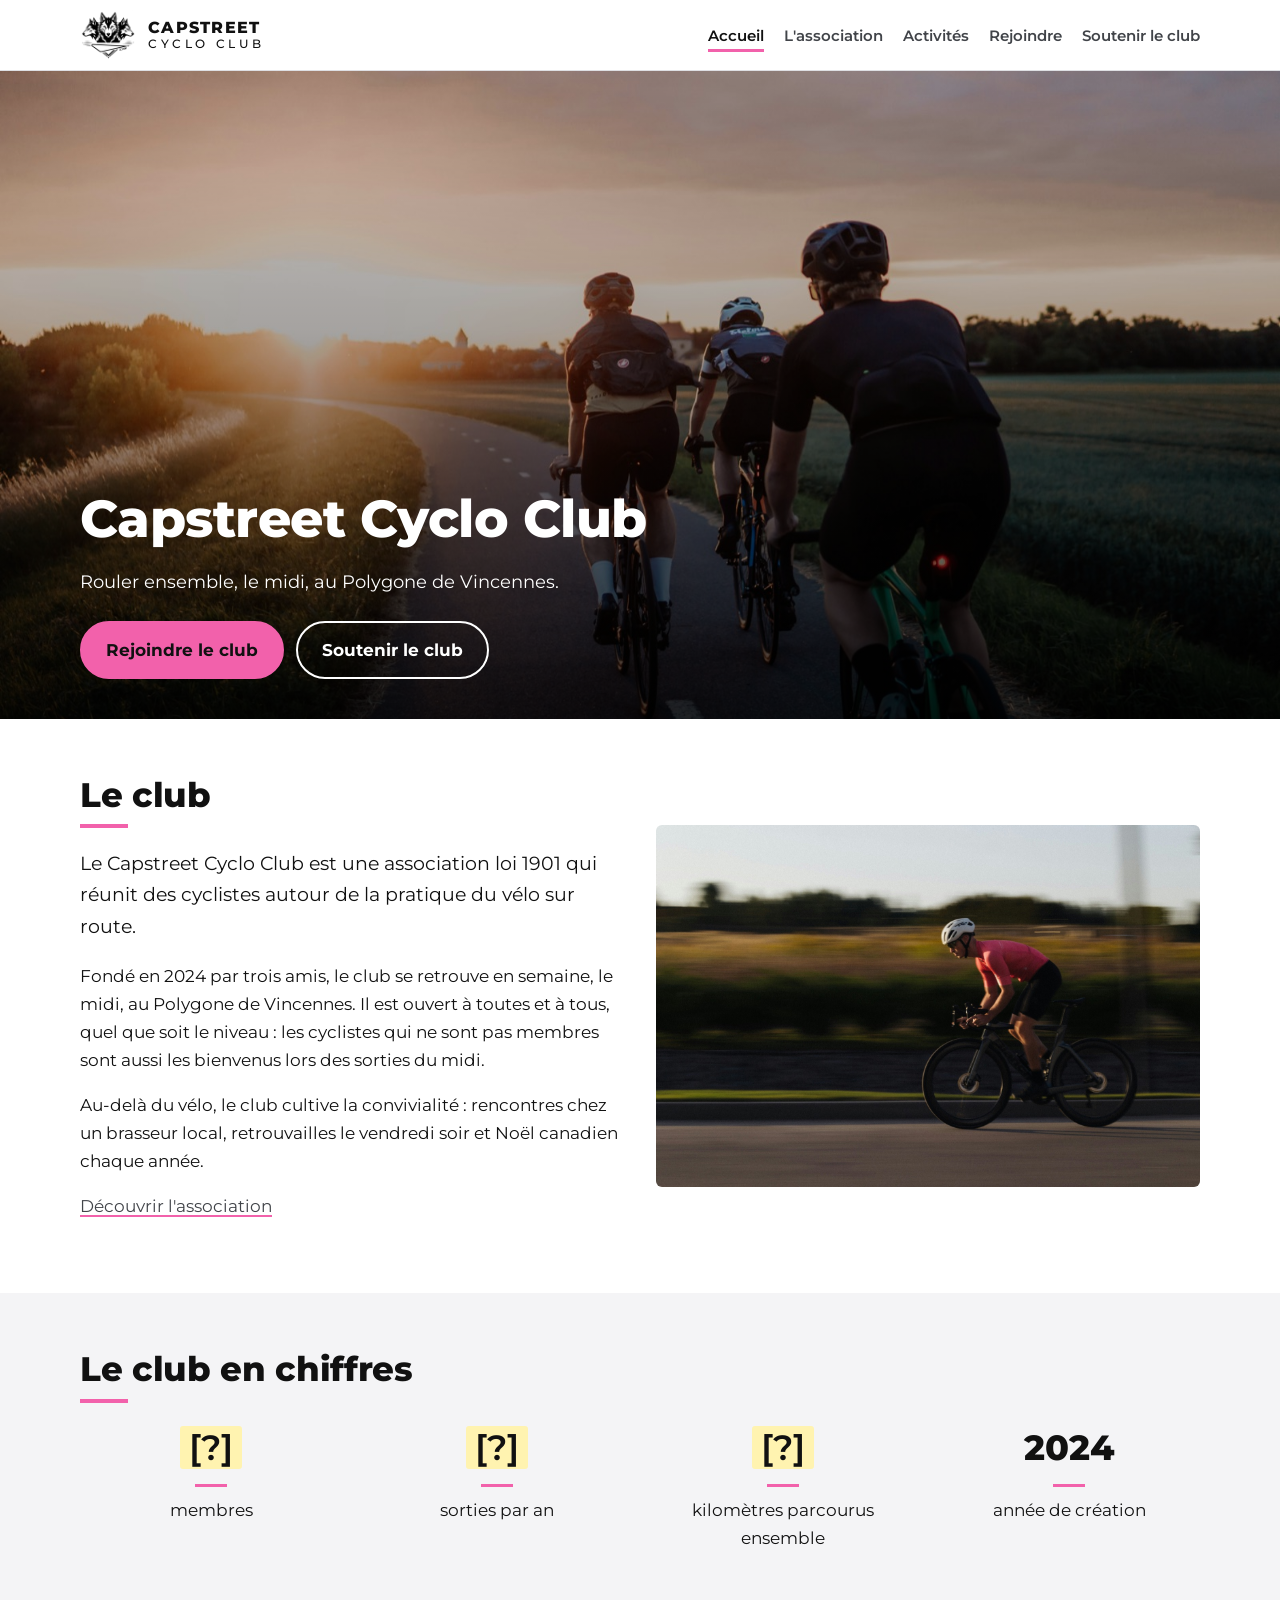
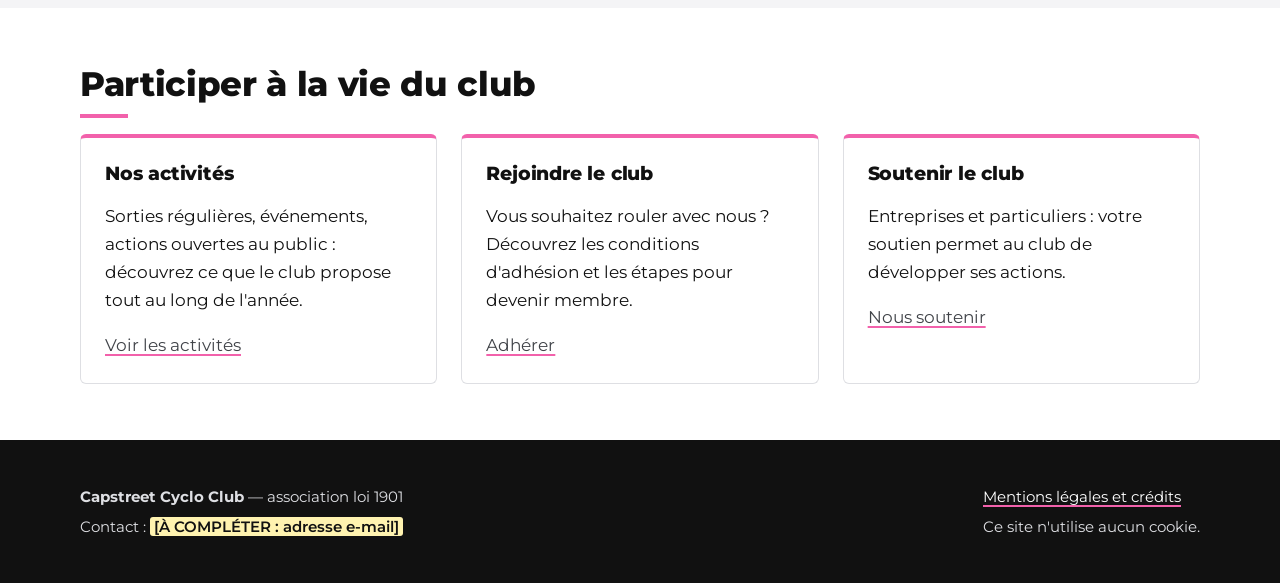
<file: index.html>
<!doctype html>
<html lang="fr">
<head>
  <meta charset="utf-8">
  <meta name="viewport" content="width=device-width, initial-scale=1">
  <title>Capstreet Cyclo Club</title>
  <meta name="description" content="Capstreet Cyclo Club, association de cyclisme sur route : sorties, activités et adhésion.">
  <link rel="icon" type="image/png" href="images/favicon.png">
  <link rel="stylesheet" href="css/style.css">
</head>
<body>
  <a class="lien-evitement" href="#contenu">Aller au contenu</a>

  <header class="entete">
    <div class="conteneur">
      <a class="marque" href="index.html">
        <img src="images/logo-240.png" alt="" width="56" height="51">
        <span>Capstreet<small>Cyclo Club</small></span>
      </a>
      <nav class="menu" aria-label="Menu principal">
        <ul>
          <li><a href="index.html" aria-current="page">Accueil</a></li>
          <li><a href="association.html">L'association</a></li>
          <li><a href="activites.html">Activités</a></li>
          <li><a href="rejoindre.html">Rejoindre</a></li>
          <li><a href="soutenir.html">Soutenir le club</a></li>
        </ul>
      </nav>
    </div>
  </header>

  <main id="contenu">
    <section class="bandeau bandeau--accueil" style="background-image: url('images/photos/accueil-hero.jpg')">
      <div class="conteneur">
        <h1>Capstreet Cyclo Club</h1>
        <p>Rouler ensemble, le midi, au Polygone de Vincennes.</p>
        <div class="boutons">
          <a class="bouton" href="rejoindre.html">Rejoindre le club</a>
          <a class="bouton bouton--contour" href="soutenir.html">Soutenir le club</a>
        </div>
      </div>
    </section>

    <section class="section">
      <div class="conteneur deux-colonnes">
        <div class="texte">
          <h2>Le club</h2>
          <p class="intro">Le Capstreet Cyclo Club est une association loi 1901 qui réunit des cyclistes autour de la pratique du vélo sur route.</p>
          <p>Fondé en 2024 par trois amis, le club se retrouve en semaine, le midi, au Polygone de Vincennes. Il est ouvert à toutes et à tous, quel que soit le niveau : les cyclistes qui ne sont pas membres sont aussi les bienvenus lors des sorties du midi.</p>
          <p>Au-delà du vélo, le club cultive la convivialité : rencontres chez un brasseur local, retrouvailles le vendredi soir et Noël canadien chaque année.</p>
          <p><a href="association.html">Découvrir l'association</a></p>
        </div>
        <img src="images/photos/accueil-allure.jpg" alt="Cycliste en maillot rose sur une route au soleil couchant." width="1600" height="1066" loading="lazy">
      </div>
    </section>

    <section class="section section--grise">
      <div class="conteneur">
        <h2>Le club en chiffres</h2>
        <div class="chiffres">
          <div class="chiffre"><strong><span class="a-completer">[?]</span></strong>membres</div>
          <div class="chiffre"><strong><span class="a-completer">[?]</span></strong>sorties par an</div>
          <div class="chiffre"><strong><span class="a-completer">[?]</span></strong>kilomètres parcourus ensemble</div>
          <div class="chiffre"><strong>2024</strong>année de création</div>
        </div>
      </div>
    </section>

    <section class="section">
      <div class="conteneur">
        <h2>Participer à la vie du club</h2>
        <div class="grille">
          <article class="carte">
            <h3>Nos activités</h3>
            <p>Sorties régulières, événements, actions ouvertes au public : découvrez ce que le club propose tout au long de l'année.</p>
            <p><a href="activites.html">Voir les activités</a></p>
          </article>
          <article class="carte">
            <h3>Rejoindre le club</h3>
            <p>Vous souhaitez rouler avec nous ? Découvrez les conditions d'adhésion et les étapes pour devenir membre.</p>
            <p><a href="rejoindre.html">Adhérer</a></p>
          </article>
          <article class="carte">
            <h3>Soutenir le club</h3>
            <p>Entreprises et particuliers : votre soutien permet au club de développer ses actions.</p>
            <p><a href="soutenir.html">Nous soutenir</a></p>
          </article>
        </div>
      </div>
    </section>
  </main>

  <footer class="pied">
    <div class="conteneur">
      <div>
        <p><strong>Capstreet Cyclo Club</strong> — association loi 1901</p>
        <p>Contact : <span class="a-completer">[À COMPLÉTER : adresse e-mail]</span></p>
      </div>
      <div>
        <p><a href="mentions-legales.html">Mentions légales et crédits</a></p>
        <p>Ce site n'utilise aucun cookie.</p>
      </div>
    </div>
  </footer>
</body>
</html>
</file>
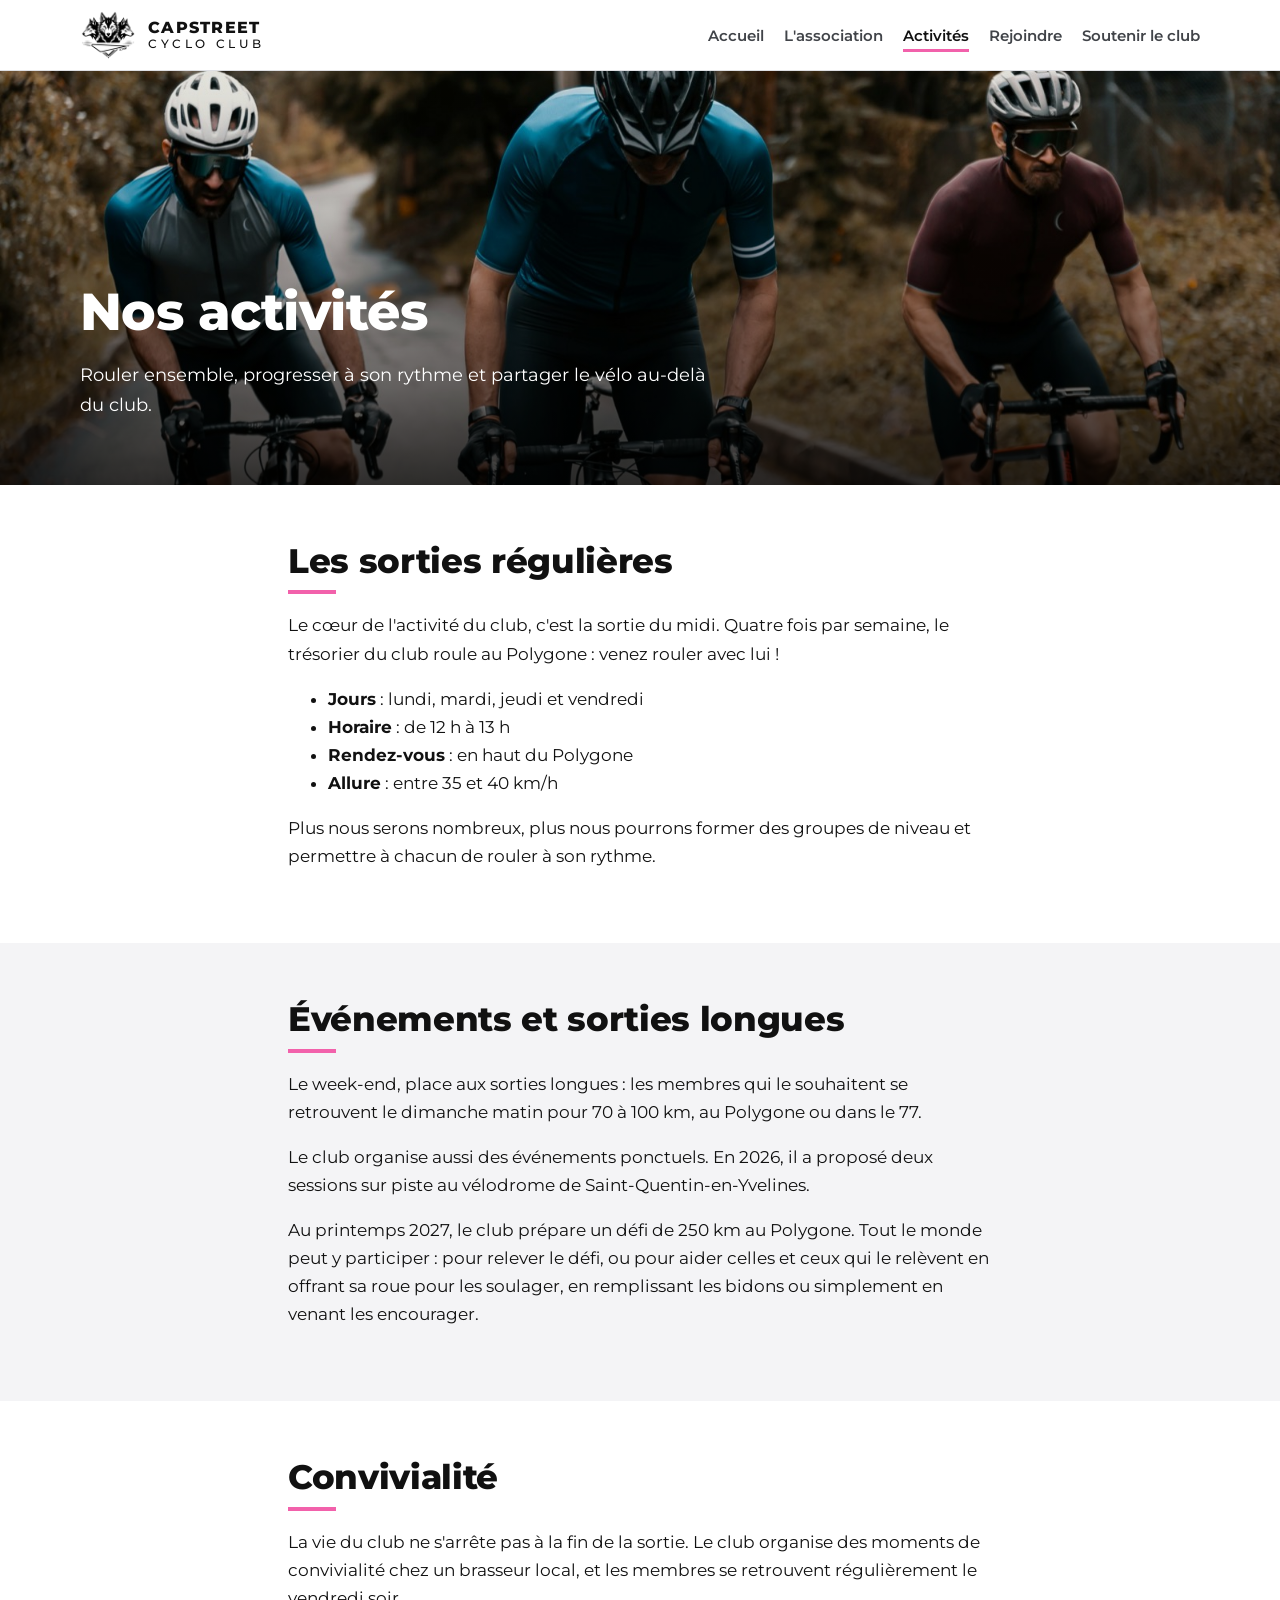
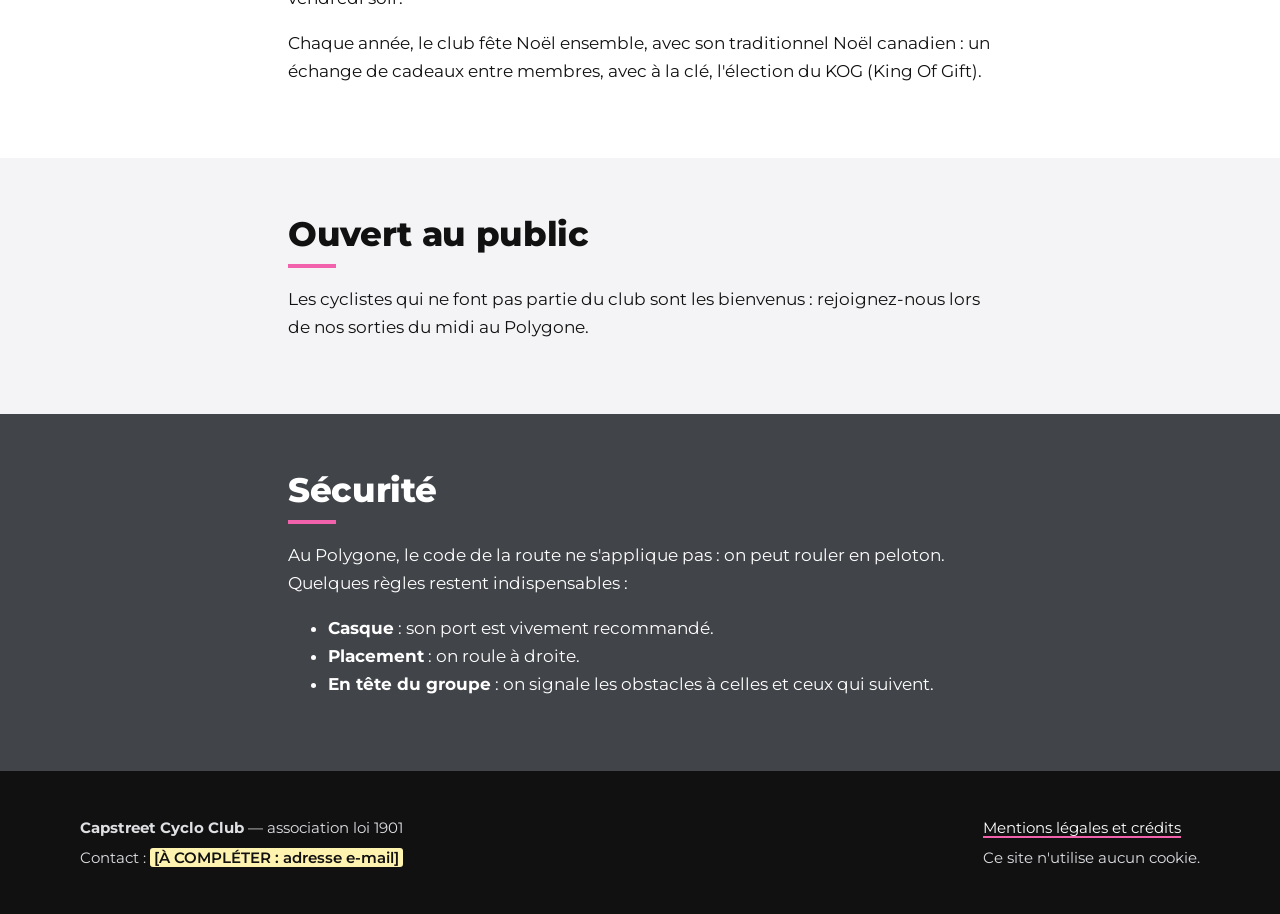
<file: activites.html>
<!doctype html>
<html lang="fr">
<head>
  <meta charset="utf-8">
  <meta name="viewport" content="width=device-width, initial-scale=1">
  <title>Activités — Capstreet Cyclo Club</title>
  <meta name="description" content="Sorties, événements et actions ouvertes au public du Capstreet Cyclo Club.">
  <link rel="icon" type="image/png" href="images/favicon.png">
  <link rel="stylesheet" href="css/style.css">
</head>
<body>
  <a class="lien-evitement" href="#contenu">Aller au contenu</a>

  <header class="entete">
    <div class="conteneur">
      <a class="marque" href="index.html">
        <img src="images/logo-240.png" alt="" width="56" height="51">
        <span>Capstreet<small>Cyclo Club</small></span>
      </a>
      <nav class="menu" aria-label="Menu principal">
        <ul>
          <li><a href="index.html">Accueil</a></li>
          <li><a href="association.html">L'association</a></li>
          <li><a href="activites.html" aria-current="page">Activités</a></li>
          <li><a href="rejoindre.html">Rejoindre</a></li>
          <li><a href="soutenir.html">Soutenir le club</a></li>
        </ul>
      </nav>
    </div>
  </header>

  <main id="contenu">
    <section class="bandeau" style="background-image: url('images/photos/activites.jpg')">
      <div class="conteneur">
        <h1>Nos activités</h1>
        <p>Rouler ensemble, progresser à son rythme et partager le vélo au-delà du club.</p>
      </div>
    </section>

    <section class="section">
      <div class="conteneur texte">
        <h2>Les sorties régulières</h2>
        <p>Le cœur de l'activité du club, c'est la sortie du midi. Quatre fois par semaine, le trésorier du club roule au Polygone : venez rouler avec lui !</p>
        <ul>
          <li><strong>Jours</strong> : lundi, mardi, jeudi et vendredi</li>
          <li><strong>Horaire</strong> : de 12 h à 13 h</li>
          <li><strong>Rendez-vous</strong> : en haut du Polygone</li>
          <li><strong>Allure</strong> : entre 35 et 40 km/h</li>
        </ul>
        <p>Plus nous serons nombreux, plus nous pourrons former des groupes de niveau et permettre à chacun de rouler à son rythme.</p>
      </div>
    </section>

    <section class="section section--grise">
      <div class="conteneur texte">
        <h2>Événements et sorties longues</h2>
        <p>Le week-end, place aux sorties longues : les membres qui le souhaitent se retrouvent le dimanche matin pour 70 à 100 km, au Polygone ou dans le 77.</p>
        <p>Le club organise aussi des événements ponctuels. En 2026, il a proposé deux sessions sur piste au vélodrome de Saint-Quentin-en-Yvelines.</p>
        <p>Au printemps 2027, le club prépare un défi de 250 km au Polygone. Tout le monde peut y participer : pour relever le défi, ou pour aider celles et ceux qui le relèvent en offrant sa roue pour les soulager, en remplissant les bidons ou simplement en venant les encourager.</p>
      </div>
    </section>

    <section class="section">
      <div class="conteneur texte">
        <h2>Convivialité</h2>
        <p>La vie du club ne s'arrête pas à la fin de la sortie. Le club organise des moments de convivialité chez un brasseur local, et les membres se retrouvent régulièrement le vendredi soir.</p>
        <p>Chaque année, le club fête Noël ensemble, avec son traditionnel Noël canadien : un échange de cadeaux entre membres, avec à la clé, l'élection du KOG (King Of Gift).</p>
      </div>
    </section>

    <section class="section section--grise">
      <div class="conteneur texte">
        <h2>Ouvert au public</h2>
        <p>Les cyclistes qui ne font pas partie du club sont les bienvenus : rejoignez-nous lors de nos sorties du midi au Polygone.</p>
      </div>
    </section>

    <section class="section section--sombre">
      <div class="conteneur texte">
        <h2>Sécurité</h2>
        <p>Au Polygone, le code de la route ne s'applique pas : on peut rouler en peloton. Quelques règles restent indispensables :</p>
        <ul>
          <li><strong>Casque</strong> : son port est vivement recommandé.</li>
          <li><strong>Placement</strong> : on roule à droite.</li>
          <li><strong>En tête du groupe</strong> : on signale les obstacles à celles et ceux qui suivent.</li>
        </ul>
      </div>
    </section>
  </main>

  <footer class="pied">
    <div class="conteneur">
      <div>
        <p><strong>Capstreet Cyclo Club</strong> — association loi 1901</p>
        <p>Contact : <span class="a-completer">[À COMPLÉTER : adresse e-mail]</span></p>
      </div>
      <div>
        <p><a href="mentions-legales.html">Mentions légales et crédits</a></p>
        <p>Ce site n'utilise aucun cookie.</p>
      </div>
    </div>
  </footer>
</body>
</html>
</file>
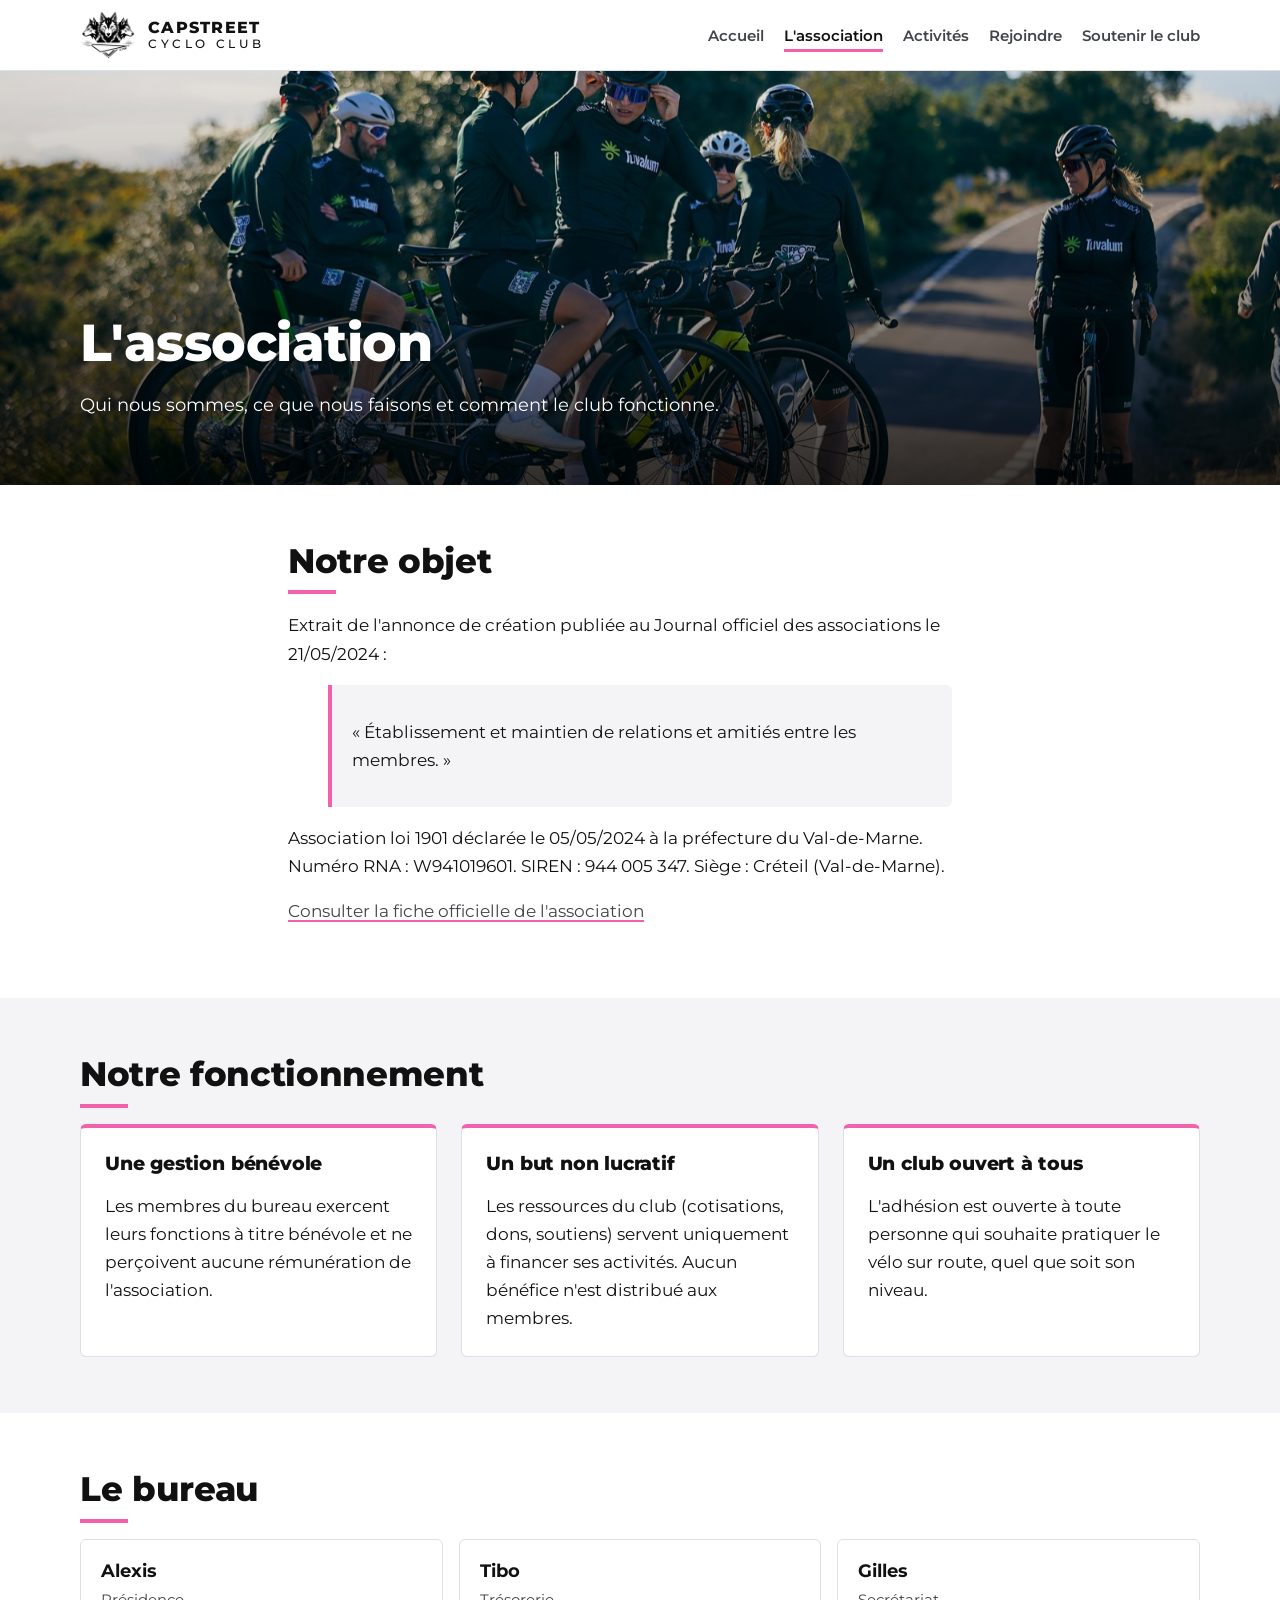
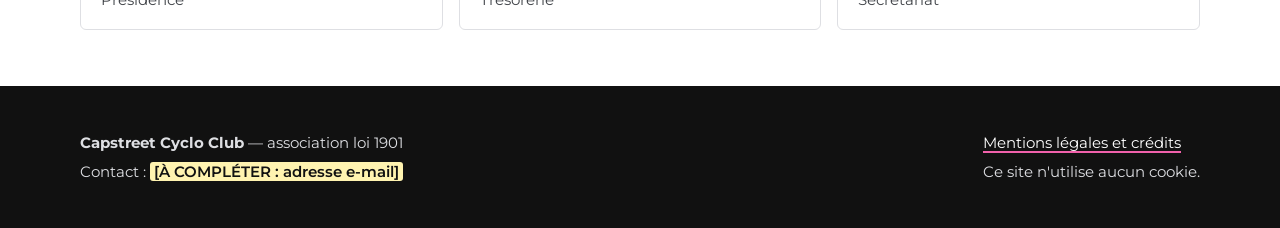
<file: association.html>
<!doctype html>
<html lang="fr">
<head>
  <meta charset="utf-8">
  <meta name="viewport" content="width=device-width, initial-scale=1">
  <title>L'association — Capstreet Cyclo Club</title>
  <meta name="description" content="Objet, fonctionnement et bureau de l'association Capstreet Cyclo Club.">
  <link rel="icon" type="image/png" href="images/favicon.png">
  <link rel="stylesheet" href="css/style.css">
</head>
<body>
  <a class="lien-evitement" href="#contenu">Aller au contenu</a>

  <header class="entete">
    <div class="conteneur">
      <a class="marque" href="index.html">
        <img src="images/logo-240.png" alt="" width="56" height="51">
        <span>Capstreet<small>Cyclo Club</small></span>
      </a>
      <nav class="menu" aria-label="Menu principal">
        <ul>
          <li><a href="index.html">Accueil</a></li>
          <li><a href="association.html" aria-current="page">L'association</a></li>
          <li><a href="activites.html">Activités</a></li>
          <li><a href="rejoindre.html">Rejoindre</a></li>
          <li><a href="soutenir.html">Soutenir le club</a></li>
        </ul>
      </nav>
    </div>
  </header>

  <main id="contenu">
    <section class="bandeau" style="background-image: url('images/photos/association.jpg')">
      <div class="conteneur">
        <h1>L'association</h1>
        <p>Qui nous sommes, ce que nous faisons et comment le club fonctionne.</p>
      </div>
    </section>

    <section class="section">
      <div class="conteneur texte">
        <h2>Notre objet</h2>
        <p>Extrait de l'annonce de création publiée au Journal officiel des associations le 21/05/2024 :</p>
        <blockquote class="encadre">
          <p>« Établissement et maintien de relations et amitiés entre les membres. »</p>
        </blockquote>
        <p>Association loi 1901 déclarée le 05/05/2024 à la préfecture du Val-de-Marne. Numéro RNA : W941019601. SIREN : 944 005 347. Siège : Créteil (Val-de-Marne).</p>
        <p><a href="https://annuaire-entreprises.data.gouv.fr/entreprise/944005347">Consulter la fiche officielle de l'association</a></p>
      </div>
    </section>

    <section class="section section--grise">
      <div class="conteneur">
        <h2>Notre fonctionnement</h2>
        <div class="grille">
          <article class="carte">
            <h3>Une gestion bénévole</h3>
            <p>Les membres du bureau exercent leurs fonctions à titre bénévole et ne perçoivent aucune rémunération de l'association.</p>
          </article>
          <article class="carte">
            <h3>Un but non lucratif</h3>
            <p>Les ressources du club (cotisations, dons, soutiens) servent uniquement à financer ses activités. Aucun bénéfice n'est distribué aux membres.</p>
          </article>
          <article class="carte">
            <h3>Un club ouvert à tous</h3>
            <p>L'adhésion est ouverte à toute personne qui souhaite pratiquer le vélo sur route, quel que soit son niveau.</p>
          </article>
        </div>
      </div>
    </section>

    <section class="section">
      <div class="conteneur">
        <h2>Le bureau</h2>
        <ul class="bureau">
          <li><strong>Alexis</strong><span>Présidence</span></li>
          <li><strong>Tibo</strong><span>Trésorerie</span></li>
          <li><strong>Gilles</strong><span>Secrétariat</span></li>
        </ul>
      </div>
    </section>
  </main>

  <footer class="pied">
    <div class="conteneur">
      <div>
        <p><strong>Capstreet Cyclo Club</strong> — association loi 1901</p>
        <p>Contact : <span class="a-completer">[À COMPLÉTER : adresse e-mail]</span></p>
      </div>
      <div>
        <p><a href="mentions-legales.html">Mentions légales et crédits</a></p>
        <p>Ce site n'utilise aucun cookie.</p>
      </div>
    </div>
  </footer>
</body>
</html>
</file>
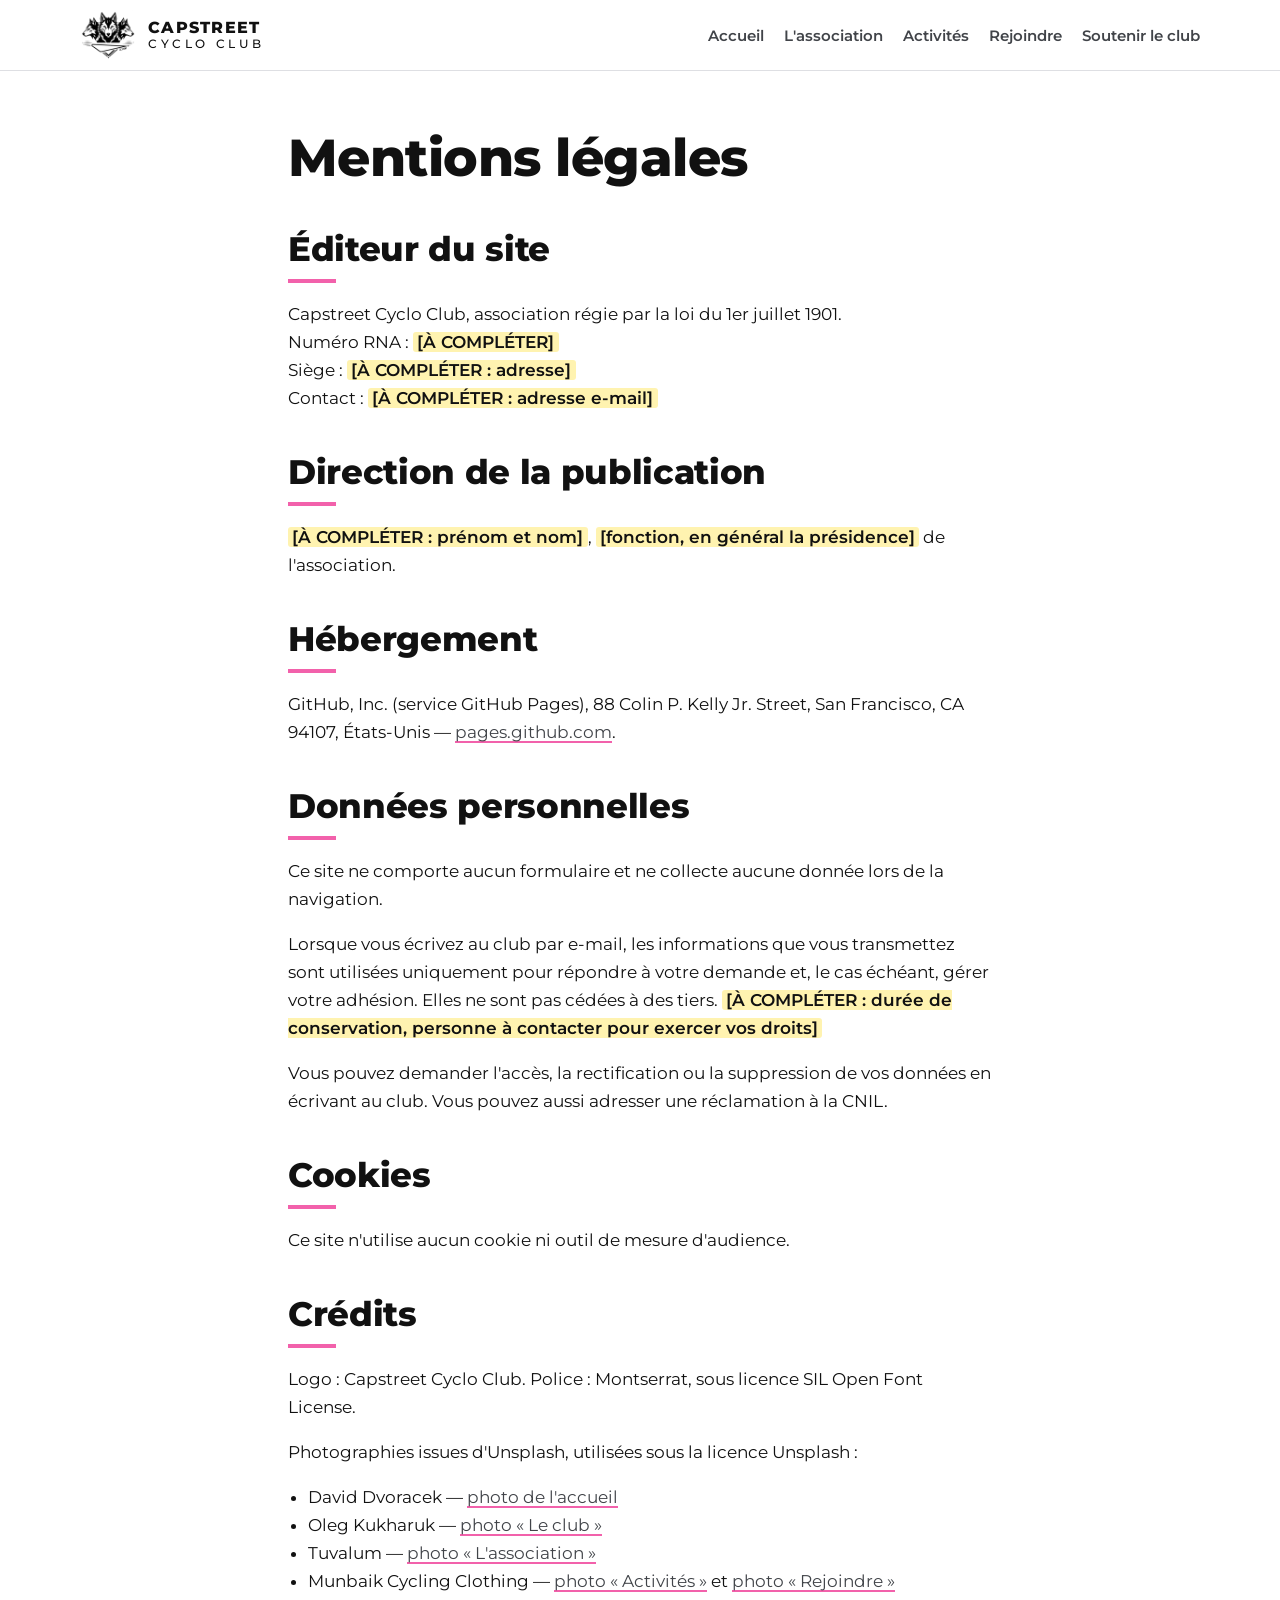
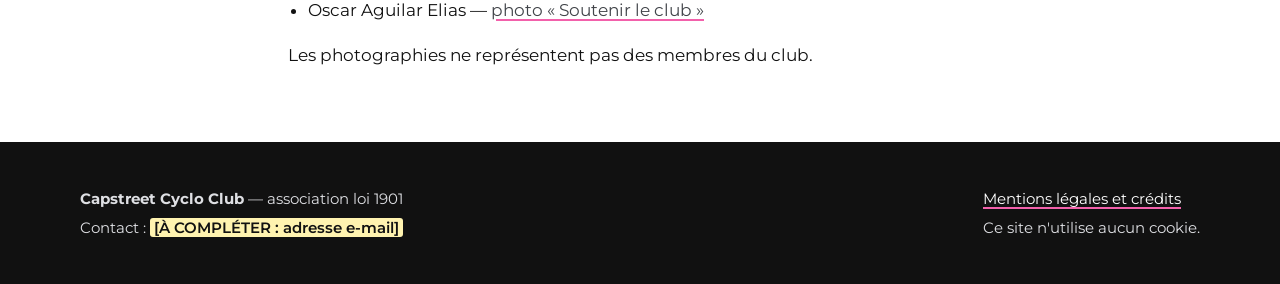
<file: mentions-legales.html>
<!doctype html>
<html lang="fr">
<head>
  <meta charset="utf-8">
  <meta name="viewport" content="width=device-width, initial-scale=1">
  <title>Mentions légales — Capstreet Cyclo Club</title>
  <meta name="description" content="Mentions légales, données personnelles et crédits du site du Capstreet Cyclo Club.">
  <link rel="icon" type="image/png" href="images/favicon.png">
  <link rel="stylesheet" href="css/style.css">
</head>
<body>
  <a class="lien-evitement" href="#contenu">Aller au contenu</a>

  <header class="entete">
    <div class="conteneur">
      <a class="marque" href="index.html">
        <img src="images/logo-240.png" alt="" width="56" height="51">
        <span>Capstreet<small>Cyclo Club</small></span>
      </a>
      <nav class="menu" aria-label="Menu principal">
        <ul>
          <li><a href="index.html">Accueil</a></li>
          <li><a href="association.html">L'association</a></li>
          <li><a href="activites.html">Activités</a></li>
          <li><a href="rejoindre.html">Rejoindre</a></li>
          <li><a href="soutenir.html">Soutenir le club</a></li>
        </ul>
      </nav>
    </div>
  </header>

  <main id="contenu" class="section mentions">
    <div class="conteneur texte">
      <h1>Mentions légales</h1>

      <h2>Éditeur du site</h2>
      <p>Capstreet Cyclo Club, association régie par la loi du 1er juillet 1901.<br>
        Numéro RNA : <span class="a-completer">[À COMPLÉTER]</span><br>
        Siège : <span class="a-completer">[À COMPLÉTER : adresse]</span><br>
        Contact : <span class="a-completer">[À COMPLÉTER : adresse e-mail]</span></p>

      <h2>Direction de la publication</h2>
      <p><span class="a-completer">[À COMPLÉTER : prénom et nom]</span>, <span class="a-completer">[fonction, en général la présidence]</span> de l'association.</p>

      <h2>Hébergement</h2>
      <p>GitHub, Inc. (service GitHub Pages), 88 Colin P. Kelly Jr. Street, San Francisco, CA 94107, États-Unis — <a href="https://pages.github.com/">pages.github.com</a>.</p>

      <h2>Données personnelles</h2>
      <p>Ce site ne comporte aucun formulaire et ne collecte aucune donnée lors de la navigation.</p>
      <p>Lorsque vous écrivez au club par e-mail, les informations que vous transmettez sont utilisées uniquement pour répondre à votre demande et, le cas échéant, gérer votre adhésion. Elles ne sont pas cédées à des tiers. <span class="a-completer">[À COMPLÉTER : durée de conservation, personne à contacter pour exercer vos droits]</span></p>
      <p>Vous pouvez demander l'accès, la rectification ou la suppression de vos données en écrivant au club. Vous pouvez aussi adresser une réclamation à la CNIL.</p>

      <h2>Cookies</h2>
      <p>Ce site n'utilise aucun cookie ni outil de mesure d'audience.</p>

      <h2>Crédits</h2>
      <p>Logo : Capstreet Cyclo Club. Police : Montserrat, sous licence SIL Open Font License.</p>
      <p>Photographies issues d'Unsplash, utilisées sous la licence Unsplash :</p>
      <ul class="credits">
        <li>David Dvoracek — <a href="https://unsplash.com/photos/dsIyg_6406g">photo de l'accueil</a></li>
        <li>Oleg Kukharuk — <a href="https://unsplash.com/photos/0rxDs3qH9Pc">photo « Le club »</a></li>
        <li>Tuvalum — <a href="https://unsplash.com/photos/yu79Q2BpU58">photo « L'association »</a></li>
        <li>Munbaik Cycling Clothing — <a href="https://unsplash.com/photos/Bpx7dUt8ni8">photo « Activités »</a> et <a href="https://unsplash.com/photos/VETE8LQKBN8">photo « Rejoindre »</a></li>
        <li>Oscar Aguilar Elias — <a href="https://unsplash.com/photos/B5p9If-Xic8">photo « Soutenir le club »</a></li>
      </ul>
      <p>Les photographies ne représentent pas des membres du club.</p>
    </div>
  </main>

  <footer class="pied">
    <div class="conteneur">
      <div>
        <p><strong>Capstreet Cyclo Club</strong> — association loi 1901</p>
        <p>Contact : <span class="a-completer">[À COMPLÉTER : adresse e-mail]</span></p>
      </div>
      <div>
        <p><a href="mentions-legales.html" aria-current="page">Mentions légales et crédits</a></p>
        <p>Ce site n'utilise aucun cookie.</p>
      </div>
    </div>
  </footer>
</body>
</html>
</file>
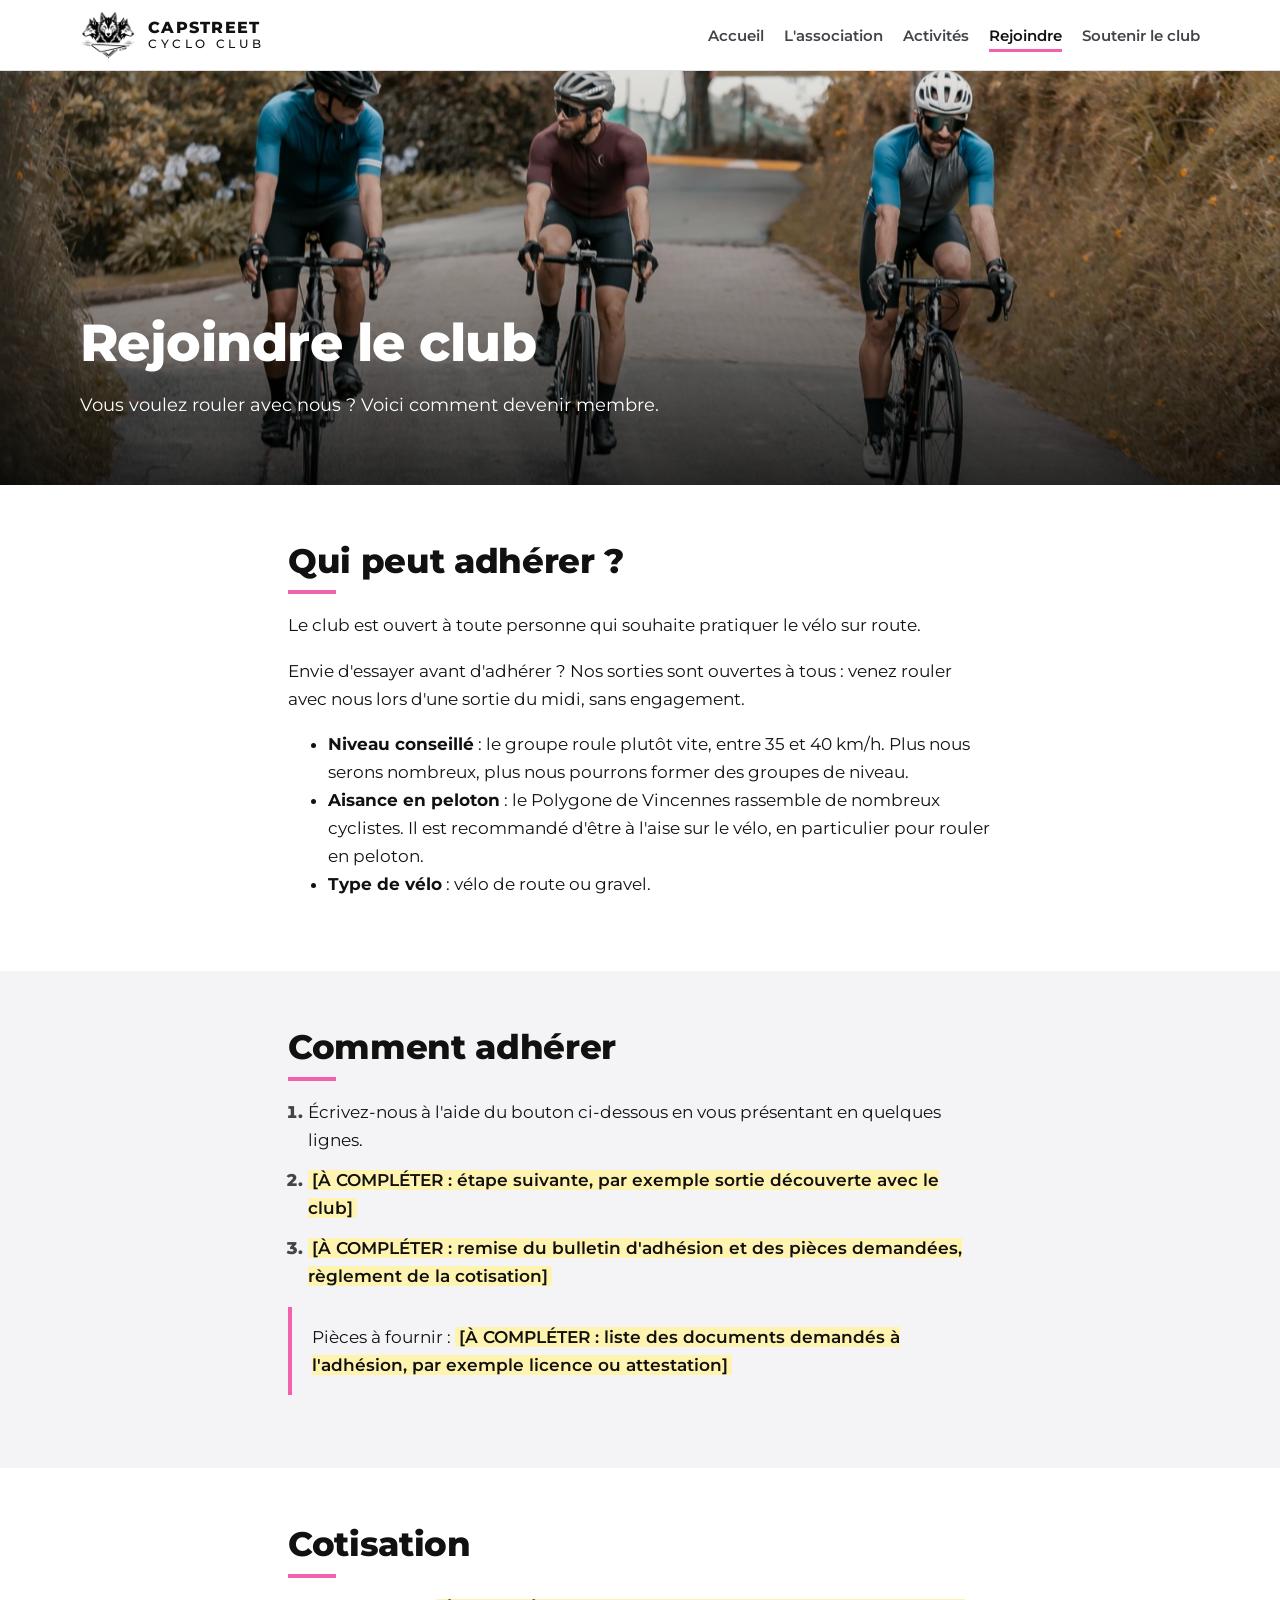
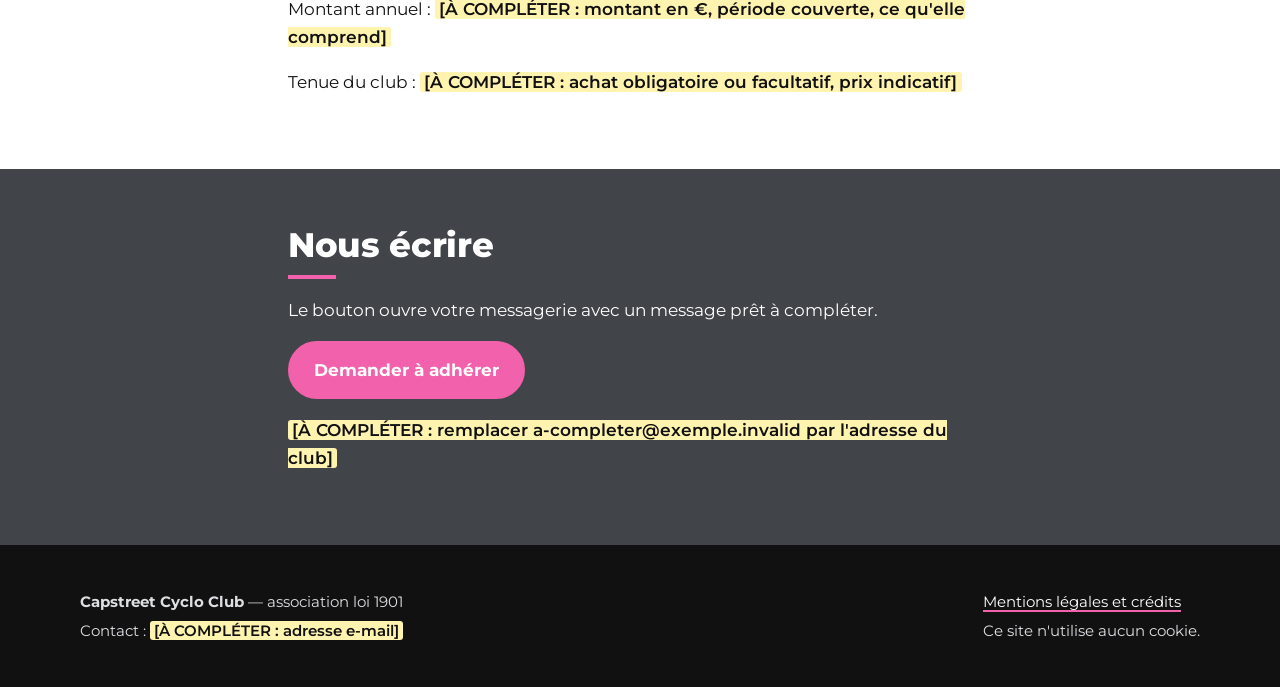
<file: rejoindre.html>
<!doctype html>
<html lang="fr">
<head>
  <meta charset="utf-8">
  <meta name="viewport" content="width=device-width, initial-scale=1">
  <title>Rejoindre — Capstreet Cyclo Club</title>
  <meta name="description" content="Conditions et étapes pour adhérer au Capstreet Cyclo Club.">
  <link rel="icon" type="image/png" href="images/favicon.png">
  <link rel="stylesheet" href="css/style.css">
</head>
<body>
  <a class="lien-evitement" href="#contenu">Aller au contenu</a>

  <header class="entete">
    <div class="conteneur">
      <a class="marque" href="index.html">
        <img src="images/logo-240.png" alt="" width="56" height="51">
        <span>Capstreet<small>Cyclo Club</small></span>
      </a>
      <nav class="menu" aria-label="Menu principal">
        <ul>
          <li><a href="index.html">Accueil</a></li>
          <li><a href="association.html">L'association</a></li>
          <li><a href="activites.html">Activités</a></li>
          <li><a href="rejoindre.html" aria-current="page">Rejoindre</a></li>
          <li><a href="soutenir.html">Soutenir le club</a></li>
        </ul>
      </nav>
    </div>
  </header>

  <main id="contenu">
    <section class="bandeau" style="background-image: url('images/photos/rejoindre.jpg')">
      <div class="conteneur">
        <h1>Rejoindre le club</h1>
        <p>Vous voulez rouler avec nous ? Voici comment devenir membre.</p>
      </div>
    </section>

    <section class="section">
      <div class="conteneur texte">
        <h2>Qui peut adhérer ?</h2>
        <p>Le club est ouvert à toute personne qui souhaite pratiquer le vélo sur route.</p>
        <p>Envie d'essayer avant d'adhérer ? Nos sorties sont ouvertes à tous : venez rouler avec nous lors d'une sortie du midi, sans engagement.</p>
        <ul>
          <li><strong>Niveau conseillé</strong> : le groupe roule plutôt vite, entre 35 et 40 km/h. Plus nous serons nombreux, plus nous pourrons former des groupes de niveau.</li>
          <li><strong>Aisance en peloton</strong> : le Polygone de Vincennes rassemble de nombreux cyclistes. Il est recommandé d'être à l'aise sur le vélo, en particulier pour rouler en peloton.</li>
          <li><strong>Type de vélo</strong> : vélo de route ou gravel.</li>
        </ul>
      </div>
    </section>

    <section class="section section--grise">
      <div class="conteneur texte">
        <h2>Comment adhérer</h2>
        <ol class="etapes">
          <li>Écrivez-nous à l'aide du bouton ci-dessous en vous présentant en quelques lignes.</li>
          <li><span class="a-completer">[À COMPLÉTER : étape suivante, par exemple sortie découverte avec le club]</span></li>
          <li><span class="a-completer">[À COMPLÉTER : remise du bulletin d'adhésion et des pièces demandées, règlement de la cotisation]</span></li>
        </ol>
        <p class="encadre">Pièces à fournir : <span class="a-completer">[À COMPLÉTER : liste des documents demandés à l'adhésion, par exemple licence ou attestation]</span></p>
      </div>
    </section>

    <section class="section">
      <div class="conteneur texte">
        <h2>Cotisation</h2>
        <p>Montant annuel : <span class="a-completer">[À COMPLÉTER : montant en €, période couverte, ce qu'elle comprend]</span></p>
        <p>Tenue du club : <span class="a-completer">[À COMPLÉTER : achat obligatoire ou facultatif, prix indicatif]</span></p>
      </div>
    </section>

    <section class="section section--sombre">
      <div class="conteneur texte">
        <h2>Nous écrire</h2>
        <p>Le bouton ouvre votre messagerie avec un message prêt à compléter.</p>
        <p><a class="bouton" href="mailto:a-completer@exemple.invalid?subject=Demande%20d%27adh%C3%A9sion&amp;body=Bonjour%2C%0D%0A%0D%0AJe%20souhaite%20adh%C3%A9rer%20au%20Capstreet%20Cyclo%20Club.%0D%0A%0D%0ANom%20et%20pr%C3%A9nom%20%3A%0D%0ANiveau%20et%20pratique%20actuelle%20%3A%0D%0AComment%20j%27ai%20connu%20le%20club%20%3A%0D%0A%0D%0ACordialement">Demander à adhérer</a></p>
        <p><span class="a-completer">[À COMPLÉTER : remplacer a-completer@exemple.invalid par l'adresse du club]</span></p>
      </div>
    </section>
  </main>

  <footer class="pied">
    <div class="conteneur">
      <div>
        <p><strong>Capstreet Cyclo Club</strong> — association loi 1901</p>
        <p>Contact : <span class="a-completer">[À COMPLÉTER : adresse e-mail]</span></p>
      </div>
      <div>
        <p><a href="mentions-legales.html">Mentions légales et crédits</a></p>
        <p>Ce site n'utilise aucun cookie.</p>
      </div>
    </div>
  </footer>
</body>
</html>
</file>
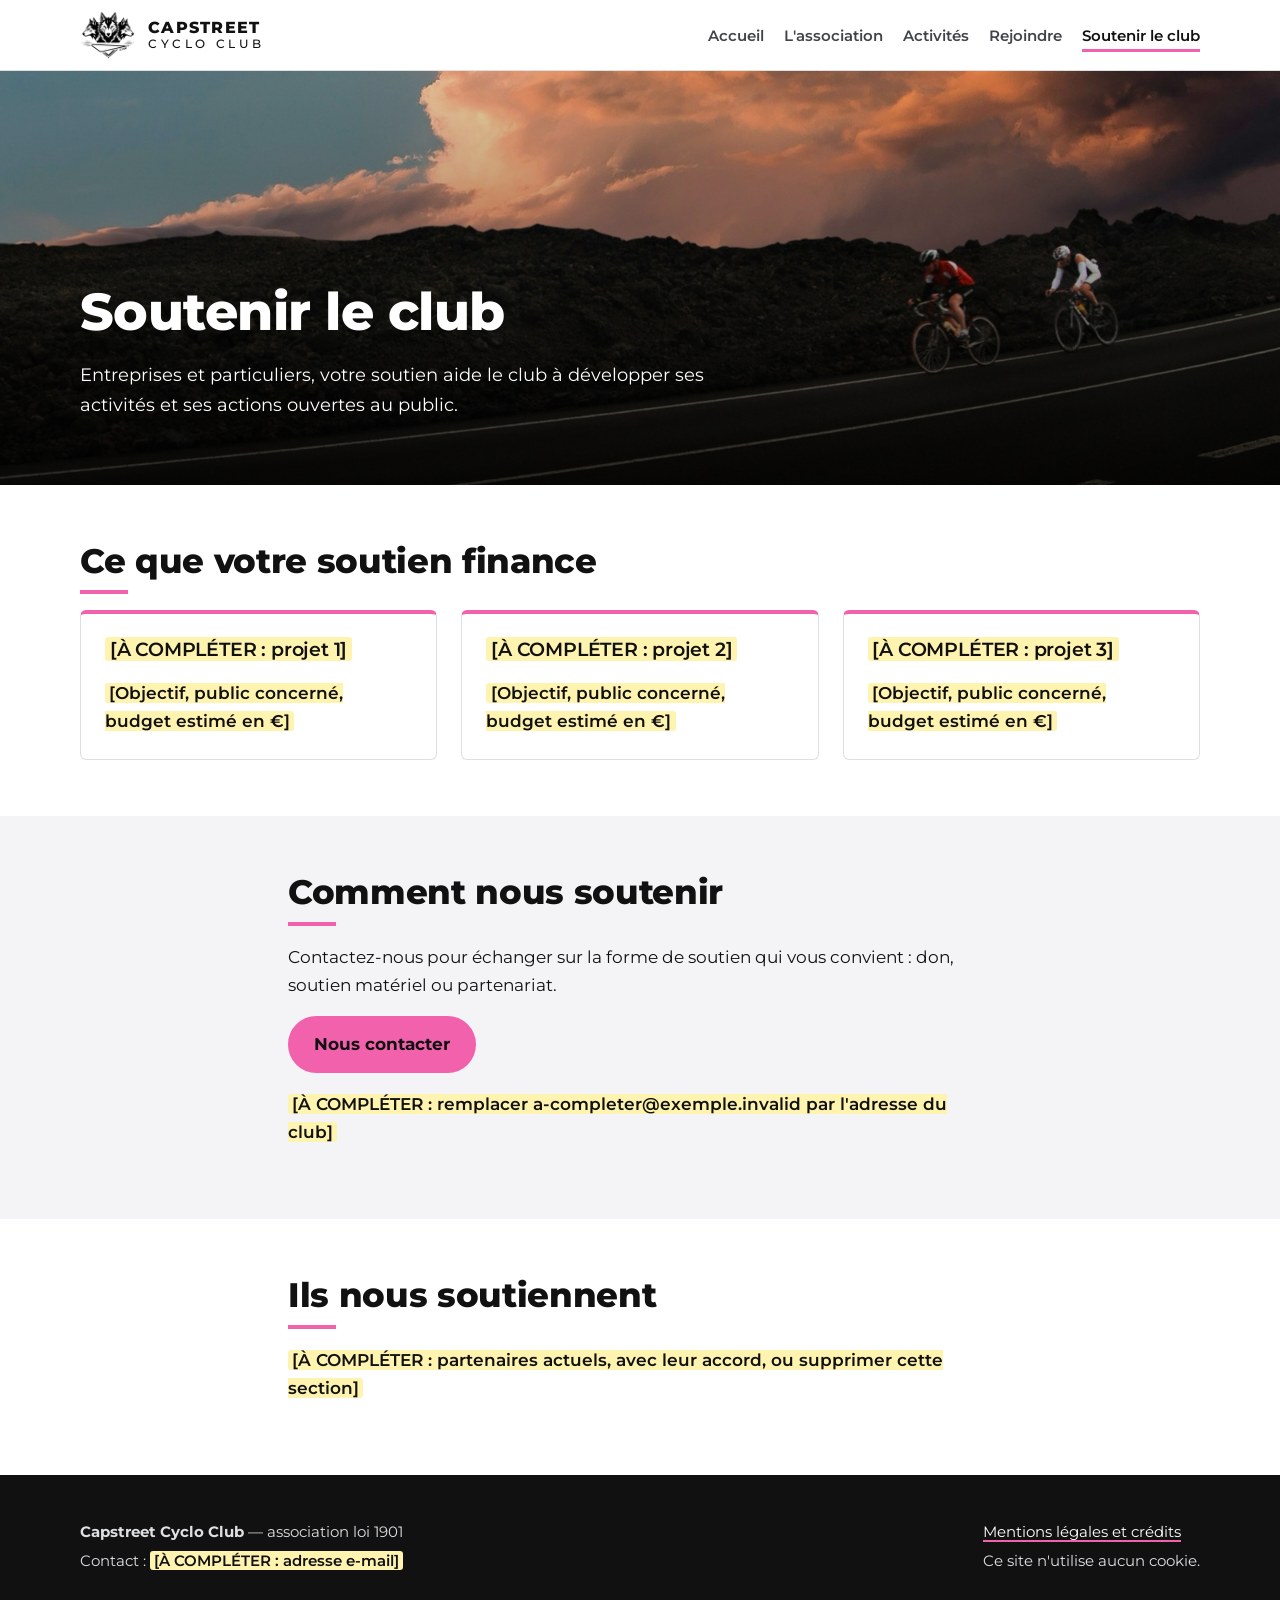
<file: soutenir.html>
<!doctype html>
<html lang="fr">
<head>
  <meta charset="utf-8">
  <meta name="viewport" content="width=device-width, initial-scale=1">
  <title>Soutenir le club — Capstreet Cyclo Club</title>
  <meta name="description" content="Soutenir le Capstreet Cyclo Club : projets financés et contact pour les entreprises et les particuliers.">
  <link rel="icon" type="image/png" href="images/favicon.png">
  <link rel="stylesheet" href="css/style.css">
</head>
<body>
  <a class="lien-evitement" href="#contenu">Aller au contenu</a>

  <header class="entete">
    <div class="conteneur">
      <a class="marque" href="index.html">
        <img src="images/logo-240.png" alt="" width="56" height="51">
        <span>Capstreet<small>Cyclo Club</small></span>
      </a>
      <nav class="menu" aria-label="Menu principal">
        <ul>
          <li><a href="index.html">Accueil</a></li>
          <li><a href="association.html">L'association</a></li>
          <li><a href="activites.html">Activités</a></li>
          <li><a href="rejoindre.html">Rejoindre</a></li>
          <li><a href="soutenir.html" aria-current="page">Soutenir le club</a></li>
        </ul>
      </nav>
    </div>
  </header>

  <main id="contenu">
    <section class="bandeau" style="background-image: url('images/photos/soutenir.jpg')">
      <div class="conteneur">
        <h1>Soutenir le club</h1>
        <p>Entreprises et particuliers, votre soutien aide le club à développer ses activités et ses actions ouvertes au public.</p>
      </div>
    </section>

    <section class="section">
      <div class="conteneur">
        <h2>Ce que votre soutien finance</h2>
        <div class="grille">
          <article class="carte">
            <h3><span class="a-completer">[À COMPLÉTER : projet 1]</span></h3>
            <p><span class="a-completer">[Objectif, public concerné, budget estimé en €]</span></p>
          </article>
          <article class="carte">
            <h3><span class="a-completer">[À COMPLÉTER : projet 2]</span></h3>
            <p><span class="a-completer">[Objectif, public concerné, budget estimé en €]</span></p>
          </article>
          <article class="carte">
            <h3><span class="a-completer">[À COMPLÉTER : projet 3]</span></h3>
            <p><span class="a-completer">[Objectif, public concerné, budget estimé en €]</span></p>
          </article>
        </div>
      </div>
    </section>

    <section class="section section--grise">
      <div class="conteneur texte">
        <h2>Comment nous soutenir</h2>
        <p>Contactez-nous pour échanger sur la forme de soutien qui vous convient : don, soutien matériel ou partenariat.</p>
        <p><a class="bouton" href="mailto:a-completer@exemple.invalid?subject=Soutenir%20le%20club&amp;body=Bonjour%2C%0D%0A%0D%0AJe%20souhaite%20soutenir%20le%20Capstreet%20Cyclo%20Club.%0D%0A%0D%0AEntreprise%20ou%20particulier%20%3A%0D%0AForme%20de%20soutien%20envisag%C3%A9e%20%3A%0D%0A%0D%0ACordialement">Nous contacter</a></p>
        <p><span class="a-completer">[À COMPLÉTER : remplacer a-completer@exemple.invalid par l'adresse du club]</span></p>
      </div>
    </section>

    <section class="section">
      <div class="conteneur texte">
        <h2>Ils nous soutiennent</h2>
        <p><span class="a-completer">[À COMPLÉTER : partenaires actuels, avec leur accord, ou supprimer cette section]</span></p>
      </div>
    </section>
  </main>

  <footer class="pied">
    <div class="conteneur">
      <div>
        <p><strong>Capstreet Cyclo Club</strong> — association loi 1901</p>
        <p>Contact : <span class="a-completer">[À COMPLÉTER : adresse e-mail]</span></p>
      </div>
      <div>
        <p><a href="mentions-legales.html">Mentions légales et crédits</a></p>
        <p>Ce site n'utilise aucun cookie.</p>
      </div>
    </div>
  </footer>
</body>
</html>
</file>
<file: css/style.css>
/* Capstreet Cyclo Club — feuille de style commune
   Couleurs relevées sur la fiche Gobik (pastilles « COLORES »), à valider à l'écran. */

@font-face {
  font-family: "Montserrat";
  src: url("../fonts/montserrat-latin-wght.woff2") format("woff2");
  font-weight: 100 900;
  font-style: normal;
  font-display: swap;
}

:root {
  --rose: #F261AB;        /* Pantone 218 C — accent, jamais pour du texte courant */
  --noir: #111111;
  --gris-fonce: #414449;  /* « 80 PRO » */
  --gris-clair: #DEDFE3;  /* Pantone 14-4105 TCX */
  --gris-fond: #F4F4F6;
  --blanc: #FFFFFF;
  --largeur: 72rem;
  --rayon: 6px;
}

*,
*::before,
*::after { box-sizing: border-box; }

html { -webkit-text-size-adjust: 100%; }

body {
  margin: 0;
  font-family: "Montserrat", system-ui, -apple-system, "Segoe UI", sans-serif;
  font-size: 1.0625rem;
  line-height: 1.65;
  color: var(--noir);
  background: var(--blanc);
}

img { max-width: 100%; height: auto; display: block; }

h1, h2, h3 { line-height: 1.2; font-weight: 800; letter-spacing: -0.01em; }
h1 { font-size: clamp(2rem, 5vw, 3.25rem); margin: 0 0 1rem; }
h2 { font-size: clamp(1.5rem, 3.2vw, 2.1rem); margin: 0 0 1rem; }
h2::after {
  content: "";
  display: block;
  width: 3rem;
  height: 4px;
  margin-top: 0.6rem;
  background: var(--rose);
}
h3 { font-size: 1.2rem; margin: 0 0 0.5rem; }

a {
  color: var(--gris-fonce);
  text-decoration-color: var(--rose);
  text-decoration-thickness: 2px;
  text-underline-offset: 3px;
}
a:hover { color: var(--noir); }
a:focus-visible,
button:focus-visible { outline: 3px solid var(--rose); outline-offset: 3px; }

.lien-evitement {
  position: absolute;
  left: -999px;
  top: 0;
  background: var(--noir);
  color: var(--blanc);
  padding: 0.5rem 1rem;
  z-index: 10;
}
.lien-evitement:focus { left: 1rem; }

.conteneur {
  width: 100%;
  max-width: var(--largeur);
  margin: 0 auto;
  padding: 0 1rem;
}

/* Champ à compléter : visible exprès, à supprimer avant publication */
.a-completer {
  background: #FFF3B0;
  color: var(--noir);
  padding: 0 0.25em;
  border-radius: 3px;
  font-weight: 600;
}

/* En-tête */
.entete {
  background: var(--blanc);
  border-bottom: 1px solid var(--gris-clair);
  position: sticky;
  top: 0;
  z-index: 5;
}
.entete .conteneur {
  display: flex;
  flex-wrap: wrap;
  align-items: center;
  justify-content: space-between;
  gap: 0.5rem 1.5rem;
  padding-top: 0.6rem;
  padding-bottom: 0.6rem;
}
.marque {
  display: flex;
  align-items: center;
  gap: 0.75rem;
  text-decoration: none;
  color: var(--noir);
}
.marque img { width: 56px; height: auto; }
.marque span {
  font-weight: 800;
  font-size: 1rem;
  line-height: 1.1;
  letter-spacing: 0.08em;
  text-transform: uppercase;
}
.marque small {
  display: block;
  font-weight: 500;
  font-size: 0.75rem;
  letter-spacing: 0.3em;
}

.menu ul {
  list-style: none;
  margin: 0;
  padding: 0;
  display: flex;
  flex-wrap: wrap;
  gap: 0.25rem 1.25rem;
}
.menu a {
  text-decoration: none;
  font-weight: 600;
  font-size: 0.95rem;
  padding: 0.25rem 0;
  border-bottom: 3px solid transparent;
}
.menu a:hover { border-bottom-color: var(--gris-clair); }
.menu a[aria-current="page"] { color: var(--noir); border-bottom-color: var(--rose); }

/* Bandeau photo */
.bandeau {
  position: relative;
  color: var(--blanc);
  background: var(--noir) center / cover no-repeat;
  min-height: 46vh;
  display: flex;
  align-items: flex-end;
}
.bandeau--accueil { min-height: 72vh; }
.bandeau::before {
  content: "";
  position: absolute;
  inset: 0;
  background: linear-gradient(to top, rgba(0, 0, 0, 0.78) 0%, rgba(0, 0, 0, 0.25) 60%, rgba(0, 0, 0, 0.1) 100%);
}
.bandeau .conteneur { position: relative; padding-top: 3rem; padding-bottom: 2.5rem; }
.bandeau p { font-size: 1.15rem; max-width: 40rem; margin: 0 0 1.5rem; }
.bandeau .a-completer { font-size: 1rem; }

/* Sections */
.section { padding: 3.5rem 0; }
.section--grise { background: var(--gris-fond); }
.section--sombre { background: var(--gris-fonce); color: var(--blanc); }
.section--sombre a { color: var(--blanc); }
.texte { max-width: 46rem; }
.intro { font-size: 1.2rem; }

.grille {
  display: grid;
  gap: 1.5rem;
  grid-template-columns: repeat(auto-fit, minmax(16rem, 1fr));
}
.carte {
  background: var(--blanc);
  border: 1px solid var(--gris-clair);
  border-top: 4px solid var(--rose);
  border-radius: var(--rayon);
  padding: 1.5rem;
}
.carte p:last-child { margin-bottom: 0; }

.deux-colonnes {
  display: grid;
  grid-template-columns: minmax(0, 1fr);
  gap: 2rem;
  align-items: center;
}
@media (min-width: 48rem) {
  .deux-colonnes { grid-template-columns: minmax(0, 1fr) minmax(0, 1fr); }
}
.deux-colonnes img { border-radius: var(--rayon); }

.chiffres {
  display: grid;
  gap: 1.5rem;
  grid-template-columns: repeat(auto-fit, minmax(12rem, 1fr));
  text-align: center;
}
.chiffre strong {
  display: block;
  font-size: 2.2rem;
  font-weight: 800;
}
.chiffre strong::after {
  content: "";
  display: block;
  width: 2rem;
  height: 3px;
  margin: 0.4rem auto 0.6rem;
  background: var(--rose);
}

.bureau {
  list-style: none;
  padding: 0;
  margin: 0;
  display: grid;
  gap: 1rem;
  grid-template-columns: repeat(auto-fit, minmax(12rem, 1fr));
}
.bureau li {
  background: var(--blanc);
  border: 1px solid var(--gris-clair);
  border-radius: var(--rayon);
  padding: 1rem 1.25rem;
}
.bureau strong { display: block; font-size: 1.1rem; }
.bureau span { color: var(--gris-fonce); font-size: 0.95rem; }

.etapes { padding-left: 1.25rem; }
.etapes li { margin-bottom: 0.75rem; }
.etapes li::marker { font-weight: 800; color: var(--gris-fonce); }

.encadre {
  border-left: 4px solid var(--rose);
  background: var(--gris-fond);
  padding: 1rem 1.25rem;
  border-radius: 0 var(--rayon) var(--rayon) 0;
}

/* Boutons : fond rose, texte noir (contraste suffisant) */
.bouton {
  display: inline-block;
  background: var(--rose);
  color: var(--noir);
  font-weight: 700;
  text-decoration: none;
  padding: 0.8rem 1.5rem;
  border-radius: 999px;
  border: 2px solid var(--rose);
}
.bouton:hover { background: var(--blanc); color: var(--noir); }
.bouton--contour { background: transparent; color: inherit; border-color: currentColor; }
.bouton--contour:hover { background: var(--blanc); color: var(--noir); border-color: var(--blanc); }
.boutons { display: flex; flex-wrap: wrap; gap: 0.75rem; }

/* Pied de page */
.pied {
  background: var(--noir);
  color: var(--gris-clair);
  padding: 2.5rem 0;
  font-size: 0.95rem;
}
.pied .conteneur {
  display: flex;
  flex-wrap: wrap;
  justify-content: space-between;
  gap: 1rem 2rem;
}
.pied a { color: var(--blanc); }
.pied p { margin: 0.25rem 0; }

.mentions h2 { margin-top: 2.5rem; }
.credits { padding-left: 1.25rem; }
</file>
